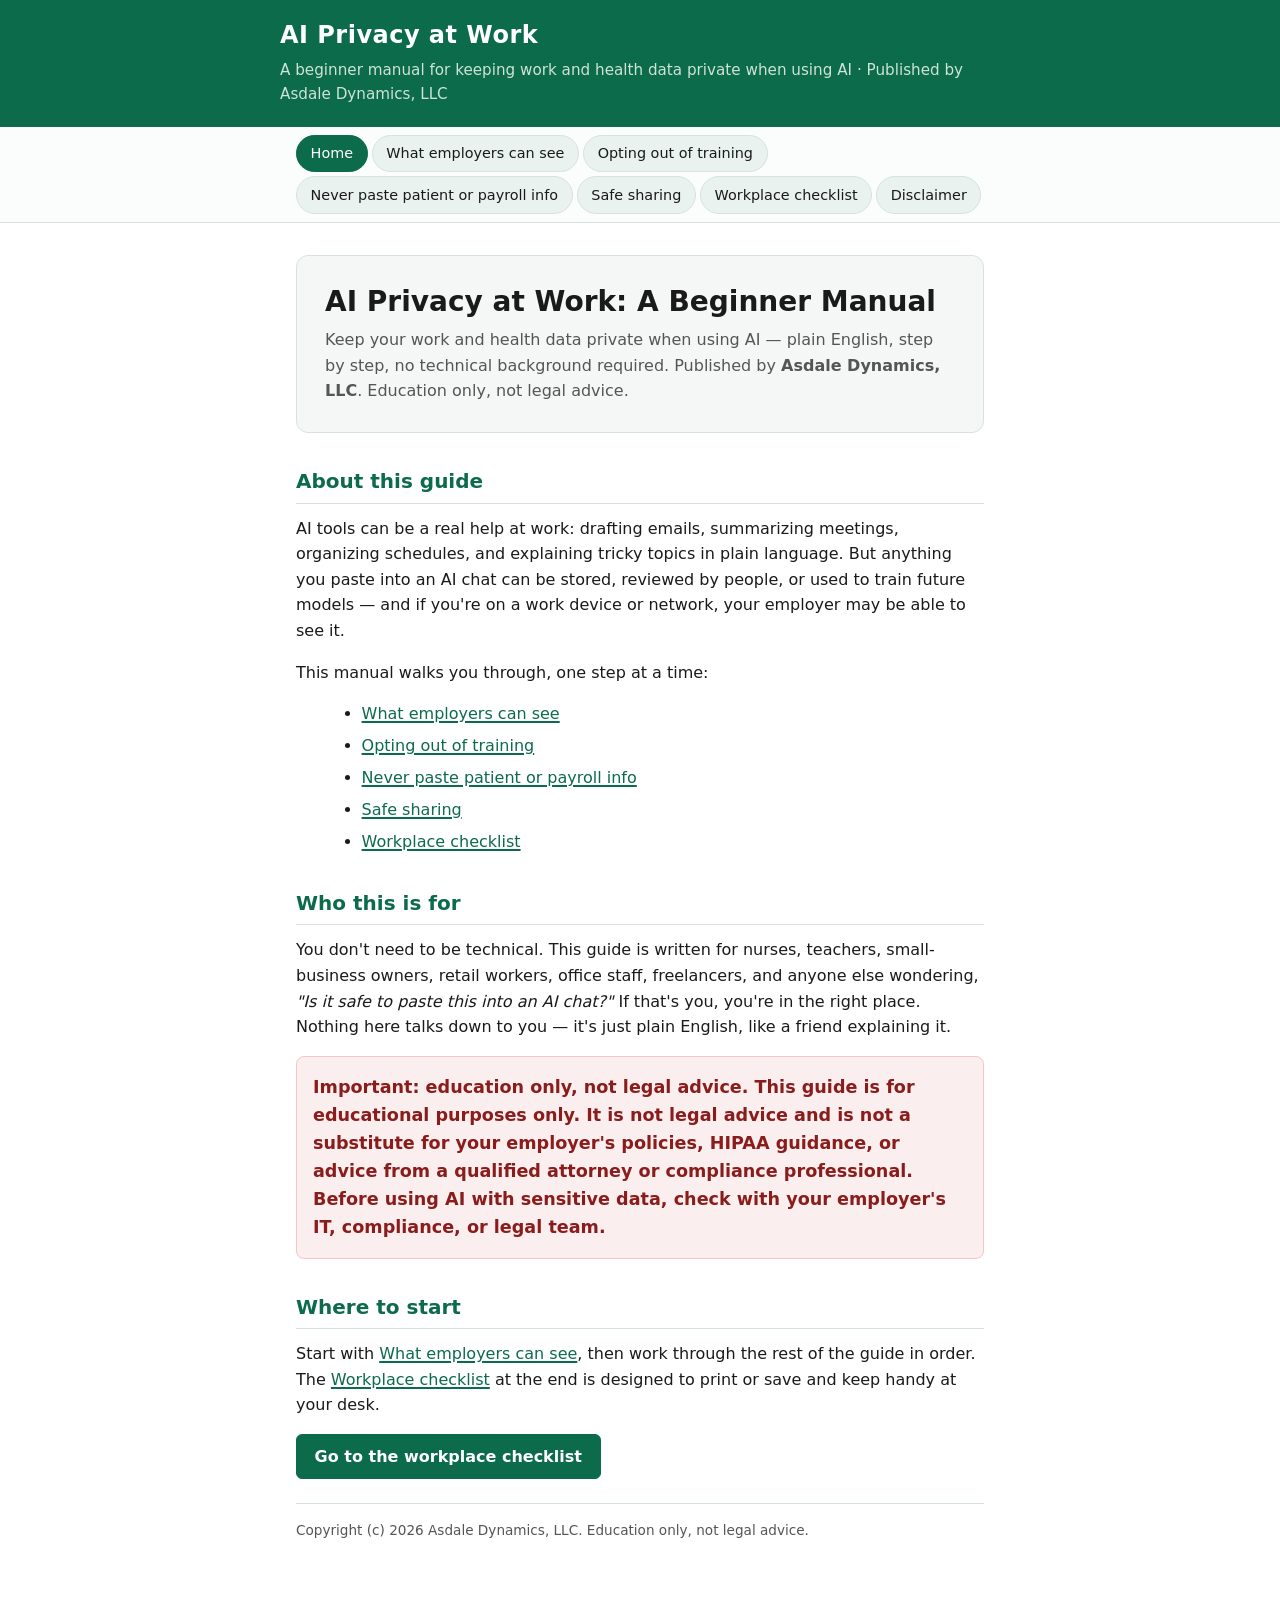
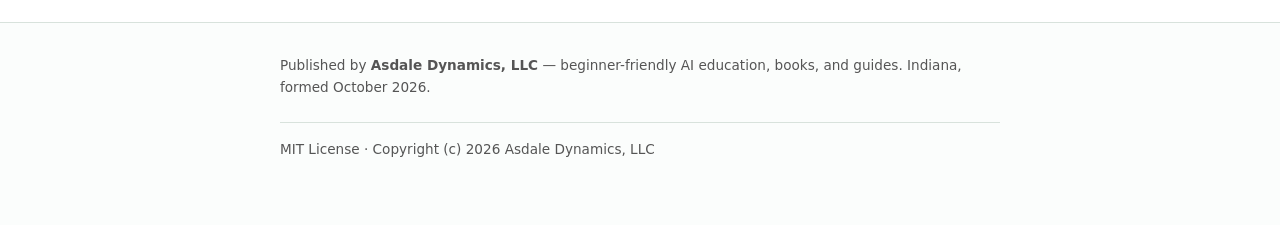
<file: site/index.html>
<!DOCTYPE html>
<html lang="en">
<head>
<meta charset="UTF-8">
<meta name="viewport" content="width=device-width, initial-scale=1.0">
<title>AI Privacy at Work: A Beginner Manual — Asdale Dynamics, LLC</title>
<link rel="stylesheet" href="css/style.css">
</head>
<body>

<a href="#content" class="skip-link">Skip to main content</a>

<header>
  <div class="header-inner">
    <h1 class="site-title">AI Privacy at Work</h1>
    <p class="site-tagline">A beginner manual for keeping work and health data private when using AI &middot; Published by Asdale Dynamics, LLC</p>
  </div>
</header>

<nav>
  <div class="nav-inner">
    <a href="index.html">Home</a>
    <a href="employers.html">What employers can see</a>
    <a href="opting-out.html">Opting out of training</a>
    <a href="never-paste.html">Never paste patient or payroll info</a>
    <a href="safe-sharing.html">Safe sharing</a>
    <a href="checklist.html">Workplace checklist</a>
    <a href="disclaimer.html">Disclaimer</a>
  </div>
</nav>

<main id="content">
  <div class="hero">
    <h1>AI Privacy at Work: A Beginner Manual</h1>
    <p>Keep your work and health data private when using AI — plain English, step by step, no technical background required. Published by <strong>Asdale Dynamics, LLC</strong>. Education only, not legal advice.</p>
  </div>

  <h2>About this guide</h2>
  <p>AI tools can be a real help at work: drafting emails, summarizing meetings, organizing schedules, and explaining tricky topics in plain language. But anything you paste into an AI chat can be stored, reviewed by people, or used to train future models — and if you're on a work device or network, your employer may be able to see it.</p>
  <p>This manual walks you through, one step at a time:</p>
  <ul>
    <li><a href="employers.html">What employers can see</a></li>
    <li><a href="opting-out.html">Opting out of training</a></li>
    <li><a href="never-paste.html">Never paste patient or payroll info</a></li>
    <li><a href="safe-sharing.html">Safe sharing</a></li>
    <li><a href="checklist.html">Workplace checklist</a></li>
  </ul>

  <h2>Who this is for</h2>
  <p>You don't need to be technical. This guide is written for nurses, teachers, small-business owners, retail workers, office staff, freelancers, and anyone else wondering, <em>"Is it safe to paste this into an AI chat?"</em> If that's you, you're in the right place. Nothing here talks down to you — it's just plain English, like a friend explaining it.</p>

  <div class="rule">
    <strong>Important: education only, not legal advice.</strong> This guide is for educational purposes only. It is not legal advice and is not a substitute for your employer's policies, HIPAA guidance, or advice from a qualified attorney or compliance professional. Before using AI with sensitive data, check with your employer's IT, compliance, or legal team.
  </div>

  <h2>Where to start</h2>
  <p>Start with <a href="employers.html">What employers can see</a>, then work through the rest of the guide in order. The <a href="checklist.html">Workplace checklist</a> at the end is designed to print or save and keep handy at your desk.</p>
  <p><a href="checklist.html" class="btn">Go to the workplace checklist</a></p>

  <p class="muted copyright">Copyright (c) 2026 Asdale Dynamics, LLC. Education only, not legal advice.</p>
</main>

<footer>
  <div class="footer-inner">
    <p>Published by <strong>Asdale Dynamics, LLC</strong> — beginner-friendly AI education, books, and guides. Indiana, formed October 2026.</p>
    <p class="copyright">MIT License &middot; Copyright (c) 2026 Asdale Dynamics, LLC</p>
  </div>
</footer>

<script src="js/app.js"></script>
</body>
</html>
</file>
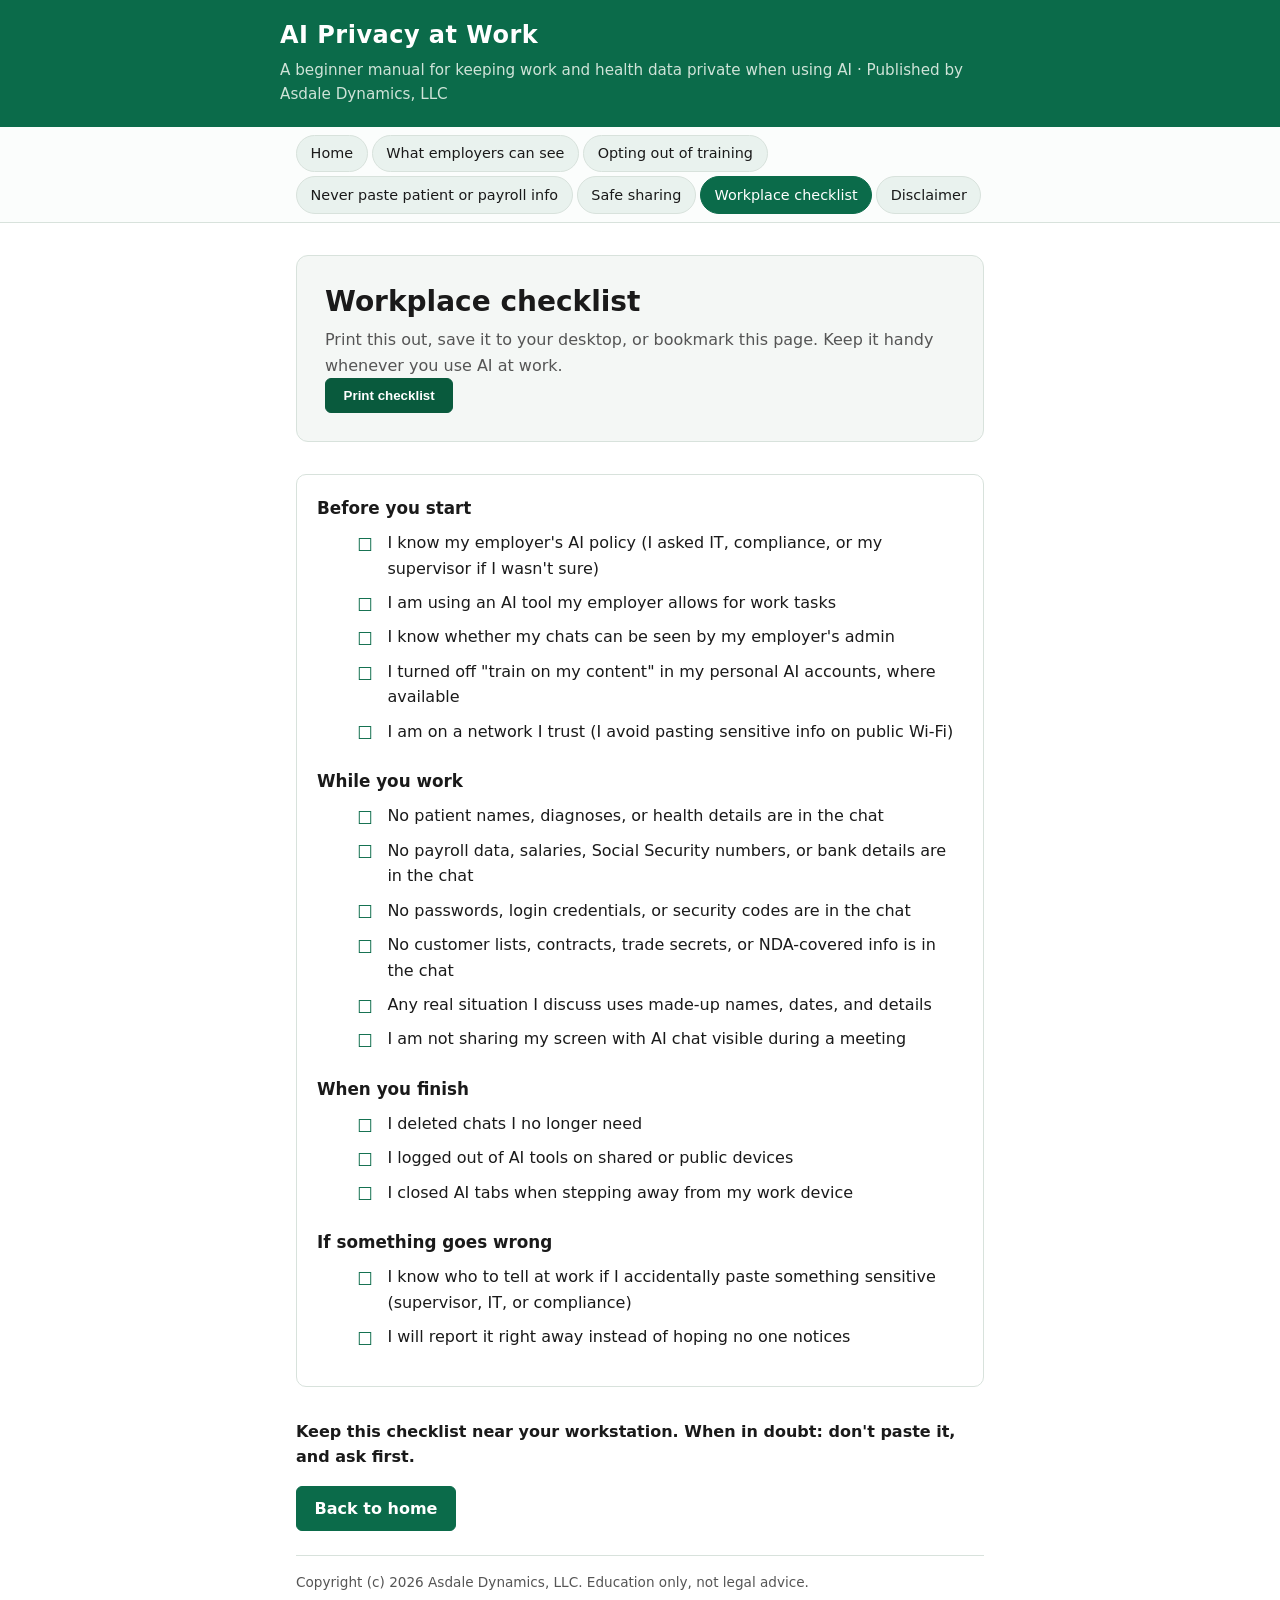
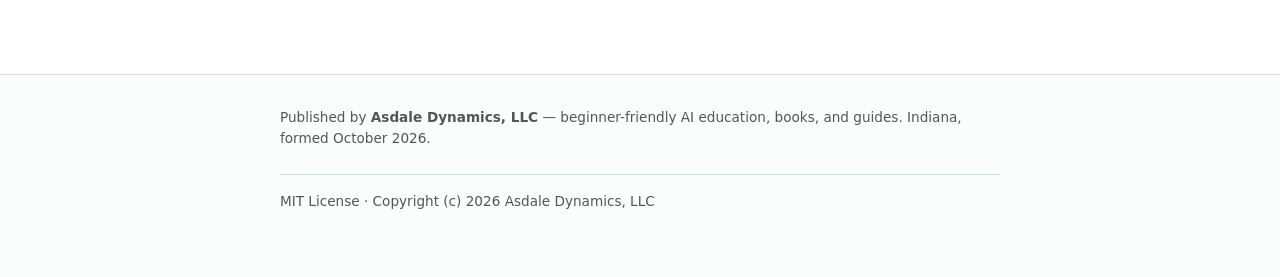
<file: site/checklist.html>
<!DOCTYPE html>
<html lang="en">
<head>
<meta charset="UTF-8">
<meta name="viewport" content="width=device-width, initial-scale=1.0">
<title>Workplace checklist — AI Privacy at Work</title>
<link rel="stylesheet" href="css/style.css">
</head>
<body>

<a href="#content" class="skip-link">Skip to main content</a>

<header>
  <div class="header-inner">
    <h1 class="site-title">AI Privacy at Work</h1>
    <p class="site-tagline">A beginner manual for keeping work and health data private when using AI &middot; Published by Asdale Dynamics, LLC</p>
  </div>
</header>

<nav>
  <div class="nav-inner">
    <a href="index.html">Home</a>
    <a href="employers.html">What employers can see</a>
    <a href="opting-out.html">Opting out of training</a>
    <a href="never-paste.html">Never paste patient or payroll info</a>
    <a href="safe-sharing.html">Safe sharing</a>
    <a href="checklist.html">Workplace checklist</a>
    <a href="disclaimer.html">Disclaimer</a>
  </div>
</nav>

<main id="content">
  <div class="hero">
    <h1>Workplace checklist</h1>
    <p>Print this out, save it to your desktop, or bookmark this page. Keep it handy whenever you use AI at work.</p>
    <button id="print-checklist" class="btn" style="background:#095a3d;border-color:#095a3d;">Print checklist</button>
  </div>

  <div class="card" style="max-width: none;">
    <h3 style="margin-top:0;">Before you start</h3>
    <ul class="checklist">
      <li>I know my employer's AI policy (I asked IT, compliance, or my supervisor if I wasn't sure)</li>
      <li>I am using an AI tool my employer allows for work tasks</li>
      <li>I know whether my chats can be seen by my employer's admin</li>
      <li>I turned off "train on my content" in my personal AI accounts, where available</li>
      <li>I am on a network I trust (I avoid pasting sensitive info on public Wi-Fi)</li>
    </ul>

    <h3 style="margin-top:1.5rem;">While you work</h3>
    <ul class="checklist">
      <li>No patient names, diagnoses, or health details are in the chat</li>
      <li>No payroll data, salaries, Social Security numbers, or bank details are in the chat</li>
      <li>No passwords, login credentials, or security codes are in the chat</li>
      <li>No customer lists, contracts, trade secrets, or NDA-covered info is in the chat</li>
      <li>Any real situation I discuss uses made-up names, dates, and details</li>
      <li>I am not sharing my screen with AI chat visible during a meeting</li>
    </ul>

    <h3 style="margin-top:1.5rem;">When you finish</h3>
    <ul class="checklist">
      <li>I deleted chats I no longer need</li>
      <li>I logged out of AI tools on shared or public devices</li>
      <li>I closed AI tabs when stepping away from my work device</li>
    </ul>

    <h3 style="margin-top:1.5rem;">If something goes wrong</h3>
    <ul class="checklist">
      <li>I know who to tell at work if I accidentally paste something sensitive (supervisor, IT, or compliance)</li>
      <li>I will report it right away instead of hoping no one notices</li>
    </ul>
  </div>

  <p style="margin-top:2rem;"><strong>Keep this checklist near your workstation. When in doubt: don't paste it, and ask first.</strong></p>
  <p><a href="index.html" class="btn">Back to home</a></p>

  <p class="muted copyright">Copyright (c) 2026 Asdale Dynamics, LLC. Education only, not legal advice.</p>
</main>

<footer>
  <div class="footer-inner">
    <p>Published by <strong>Asdale Dynamics, LLC</strong> — beginner-friendly AI education, books, and guides. Indiana, formed October 2026.</p>
    <p class="copyright">MIT License &middot; Copyright (c) 2026 Asdale Dynamics, LLC</p>
  </div>
</footer>

<script src="js/app.js"></script>
</body>
</html>
</file>
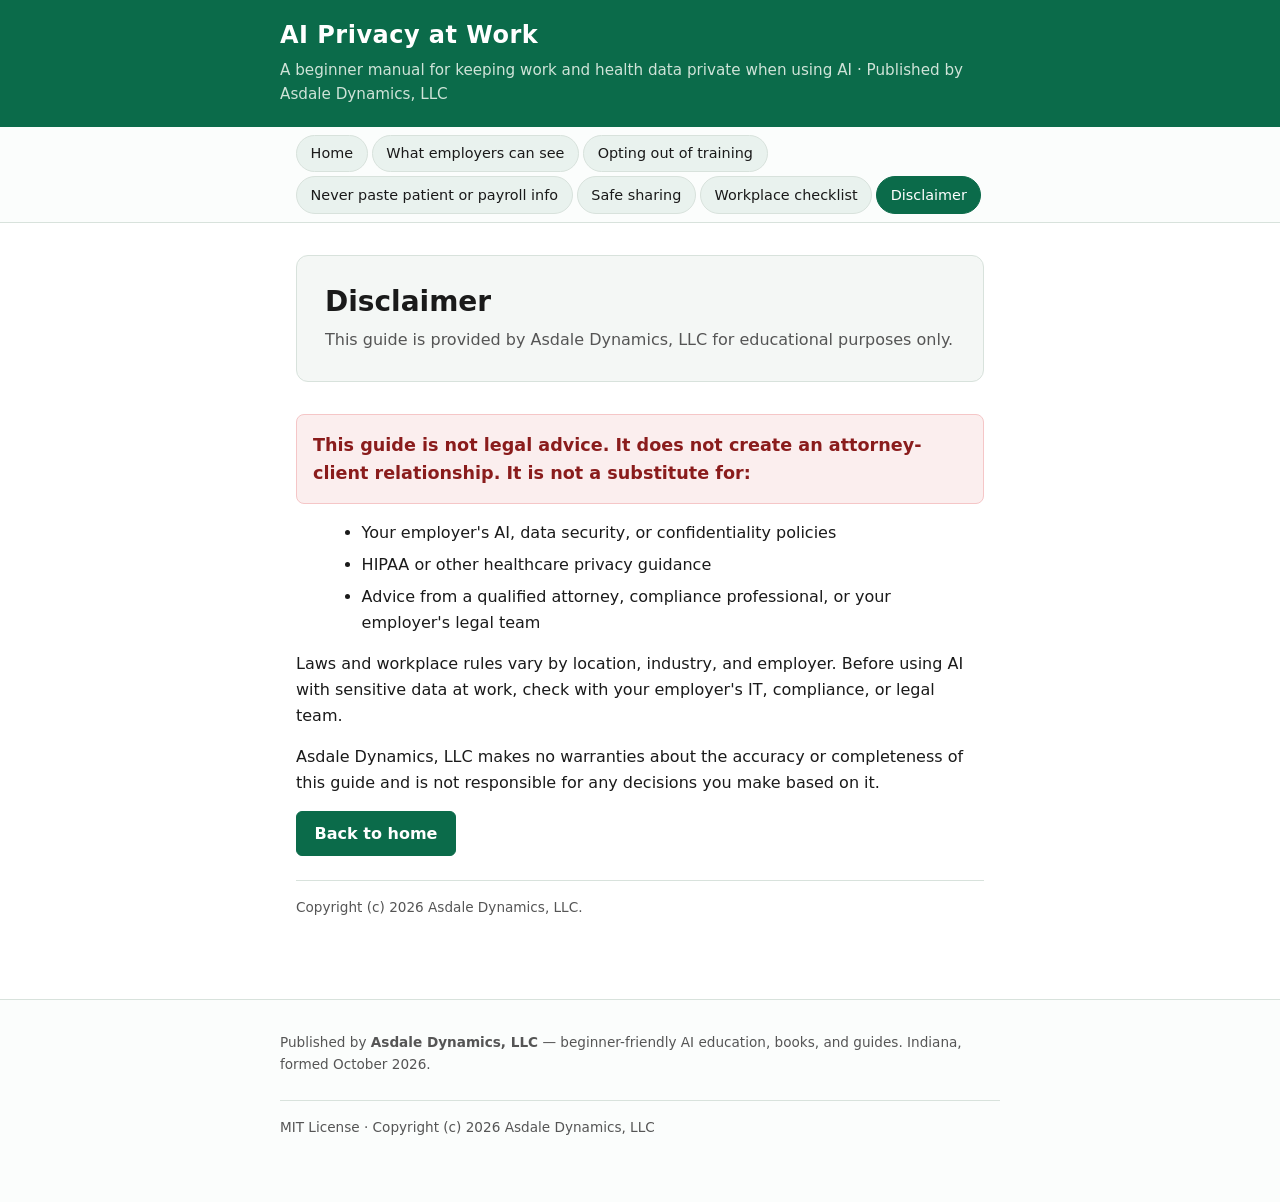
<file: site/disclaimer.html>
<!DOCTYPE html>
<html lang="en">
<head>
<meta charset="UTF-8">
<meta name="viewport" content="width=device-width, initial-scale=1.0">
<title>Disclaimer — AI Privacy at Work</title>
<link rel="stylesheet" href="css/style.css">
</head>
<body>

<a href="#content" class="skip-link">Skip to main content</a>

<header>
  <div class="header-inner">
    <h1 class="site-title">AI Privacy at Work</h1>
    <p class="site-tagline">A beginner manual for keeping work and health data private when using AI &middot; Published by Asdale Dynamics, LLC</p>
  </div>
</header>

<nav>
  <div class="nav-inner">
    <a href="index.html">Home</a>
    <a href="employers.html">What employers can see</a>
    <a href="opting-out.html">Opting out of training</a>
    <a href="never-paste.html">Never paste patient or payroll info</a>
    <a href="safe-sharing.html">Safe sharing</a>
    <a href="checklist.html">Workplace checklist</a>
    <a href="disclaimer.html">Disclaimer</a>
  </div>
</nav>

<main id="content">
  <div class="hero">
    <h1>Disclaimer</h1>
    <p>This guide is provided by Asdale Dynamics, LLC for educational purposes only.</p>
  </div>

  <div class="rule">
    <strong>This guide is not legal advice.</strong> It does not create an attorney-client relationship. It is not a substitute for:
  </div>
  <ul>
    <li>Your employer's AI, data security, or confidentiality policies</li>
    <li>HIPAA or other healthcare privacy guidance</li>
    <li>Advice from a qualified attorney, compliance professional, or your employer's legal team</li>
  </ul>
  <p>Laws and workplace rules vary by location, industry, and employer. Before using AI with sensitive data at work, check with your employer's IT, compliance, or legal team.</p>
  <p>Asdale Dynamics, LLC makes no warranties about the accuracy or completeness of this guide and is not responsible for any decisions you make based on it.</p>

  <p><a href="index.html" class="btn">Back to home</a></p>

  <p class="muted copyright">Copyright (c) 2026 Asdale Dynamics, LLC.</p>
</main>

<footer>
  <div class="footer-inner">
    <p>Published by <strong>Asdale Dynamics, LLC</strong> — beginner-friendly AI education, books, and guides. Indiana, formed October 2026.</p>
    <p class="copyright">MIT License &middot; Copyright (c) 2026 Asdale Dynamics, LLC</p>
  </div>
</footer>

<script src="js/app.js"></script>
</body>
</html>
</file>
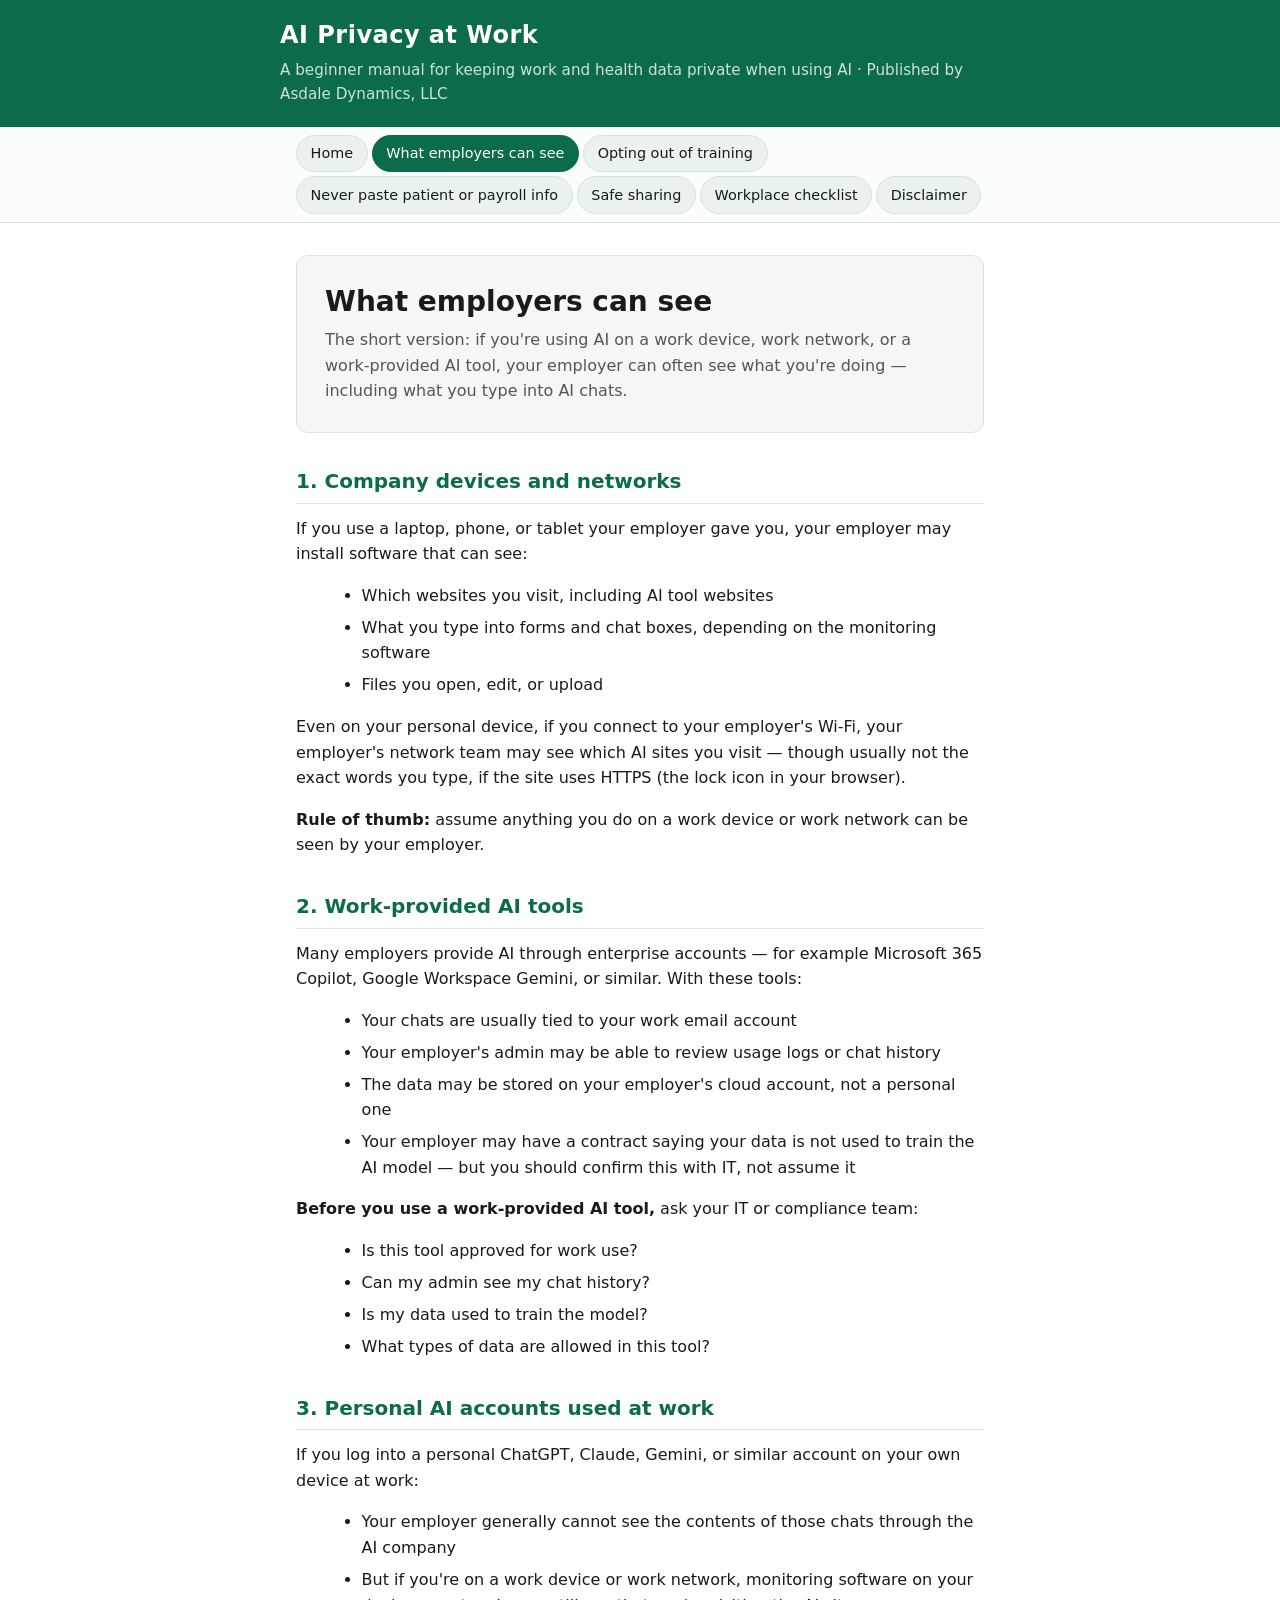
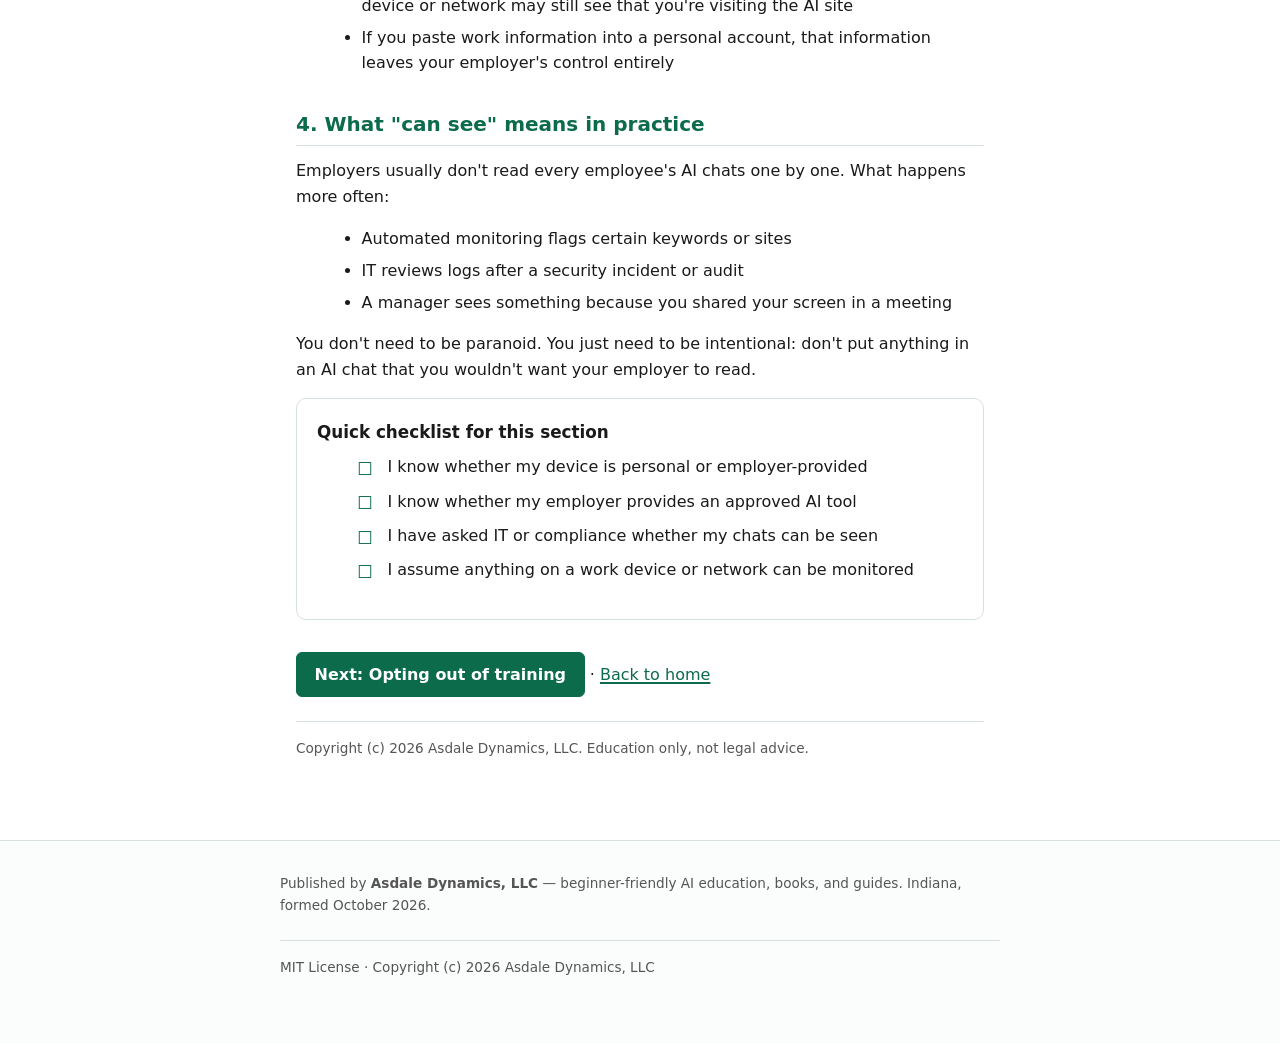
<file: site/employers.html>
<!DOCTYPE html>
<html lang="en">
<head>
<meta charset="UTF-8">
<meta name="viewport" content="width=device-width, initial-scale=1.0">
<title>What employers can see — AI Privacy at Work</title>
<link rel="stylesheet" href="css/style.css">
</head>
<body>

<a href="#content" class="skip-link">Skip to main content</a>

<header>
  <div class="header-inner">
    <h1 class="site-title">AI Privacy at Work</h1>
    <p class="site-tagline">A beginner manual for keeping work and health data private when using AI &middot; Published by Asdale Dynamics, LLC</p>
  </div>
</header>

<nav>
  <div class="nav-inner">
    <a href="index.html">Home</a>
    <a href="employers.html">What employers can see</a>
    <a href="opting-out.html">Opting out of training</a>
    <a href="never-paste.html">Never paste patient or payroll info</a>
    <a href="safe-sharing.html">Safe sharing</a>
    <a href="checklist.html">Workplace checklist</a>
    <a href="disclaimer.html">Disclaimer</a>
  </div>
</nav>

<main id="content">
  <div class="hero">
    <h1>What employers can see</h1>
    <p>The short version: if you're using AI on a work device, work network, or a work-provided AI tool, your employer can often see what you're doing — including what you type into AI chats.</p>
  </div>

  <h2>1. Company devices and networks</h2>
  <p>If you use a laptop, phone, or tablet your employer gave you, your employer may install software that can see:</p>
  <ul>
    <li>Which websites you visit, including AI tool websites</li>
    <li>What you type into forms and chat boxes, depending on the monitoring software</li>
    <li>Files you open, edit, or upload</li>
  </ul>
  <p>Even on your personal device, if you connect to your employer's Wi-Fi, your employer's network team may see which AI sites you visit — though usually not the exact words you type, if the site uses HTTPS (the lock icon in your browser).</p>
  <p><strong>Rule of thumb:</strong> assume anything you do on a work device or work network can be seen by your employer.</p>

  <h2>2. Work-provided AI tools</h2>
  <p>Many employers provide AI through enterprise accounts — for example Microsoft 365 Copilot, Google Workspace Gemini, or similar. With these tools:</p>
  <ul>
    <li>Your chats are usually tied to your work email account</li>
    <li>Your employer's admin may be able to review usage logs or chat history</li>
    <li>The data may be stored on your employer's cloud account, not a personal one</li>
    <li>Your employer may have a contract saying your data is not used to train the AI model — but you should confirm this with IT, not assume it</li>
  </ul>
  <p><strong>Before you use a work-provided AI tool,</strong> ask your IT or compliance team:</p>
  <ul>
    <li>Is this tool approved for work use?</li>
    <li>Can my admin see my chat history?</li>
    <li>Is my data used to train the model?</li>
    <li>What types of data are allowed in this tool?</li>
  </ul>

  <h2>3. Personal AI accounts used at work</h2>
  <p>If you log into a personal ChatGPT, Claude, Gemini, or similar account on your own device at work:</p>
  <ul>
    <li>Your employer generally cannot see the contents of those chats through the AI company</li>
    <li>But if you're on a work device or work network, monitoring software on your device or network may still see that you're visiting the AI site</li>
    <li>If you paste work information into a personal account, that information leaves your employer's control entirely</li>
  </ul>

  <h2>4. What "can see" means in practice</h2>
  <p>Employers usually don't read every employee's AI chats one by one. What happens more often:</p>
  <ul>
    <li>Automated monitoring flags certain keywords or sites</li>
    <li>IT reviews logs after a security incident or audit</li>
    <li>A manager sees something because you shared your screen in a meeting</li>
  </ul>
  <p>You don't need to be paranoid. You just need to be intentional: don't put anything in an AI chat that you wouldn't want your employer to read.</p>

  <div class="card">
    <h3 style="margin-top:0;">Quick checklist for this section</h3>
    <ul class="checklist">
      <li>I know whether my device is personal or employer-provided</li>
      <li>I know whether my employer provides an approved AI tool</li>
      <li>I have asked IT or compliance whether my chats can be seen</li>
      <li>I assume anything on a work device or network can be monitored</li>
    </ul>
  </div>

  <p style="margin-top:2rem;"><a href="opting-out.html" class="btn">Next: Opting out of training</a> &middot; <a href="index.html">Back to home</a></p>

  <p class="muted copyright">Copyright (c) 2026 Asdale Dynamics, LLC. Education only, not legal advice.</p>
</main>

<footer>
  <div class="footer-inner">
    <p>Published by <strong>Asdale Dynamics, LLC</strong> — beginner-friendly AI education, books, and guides. Indiana, formed October 2026.</p>
    <p class="copyright">MIT License &middot; Copyright (c) 2026 Asdale Dynamics, LLC</p>
  </div>
</footer>

<script src="js/app.js"></script>
</body>
</html>
</file>
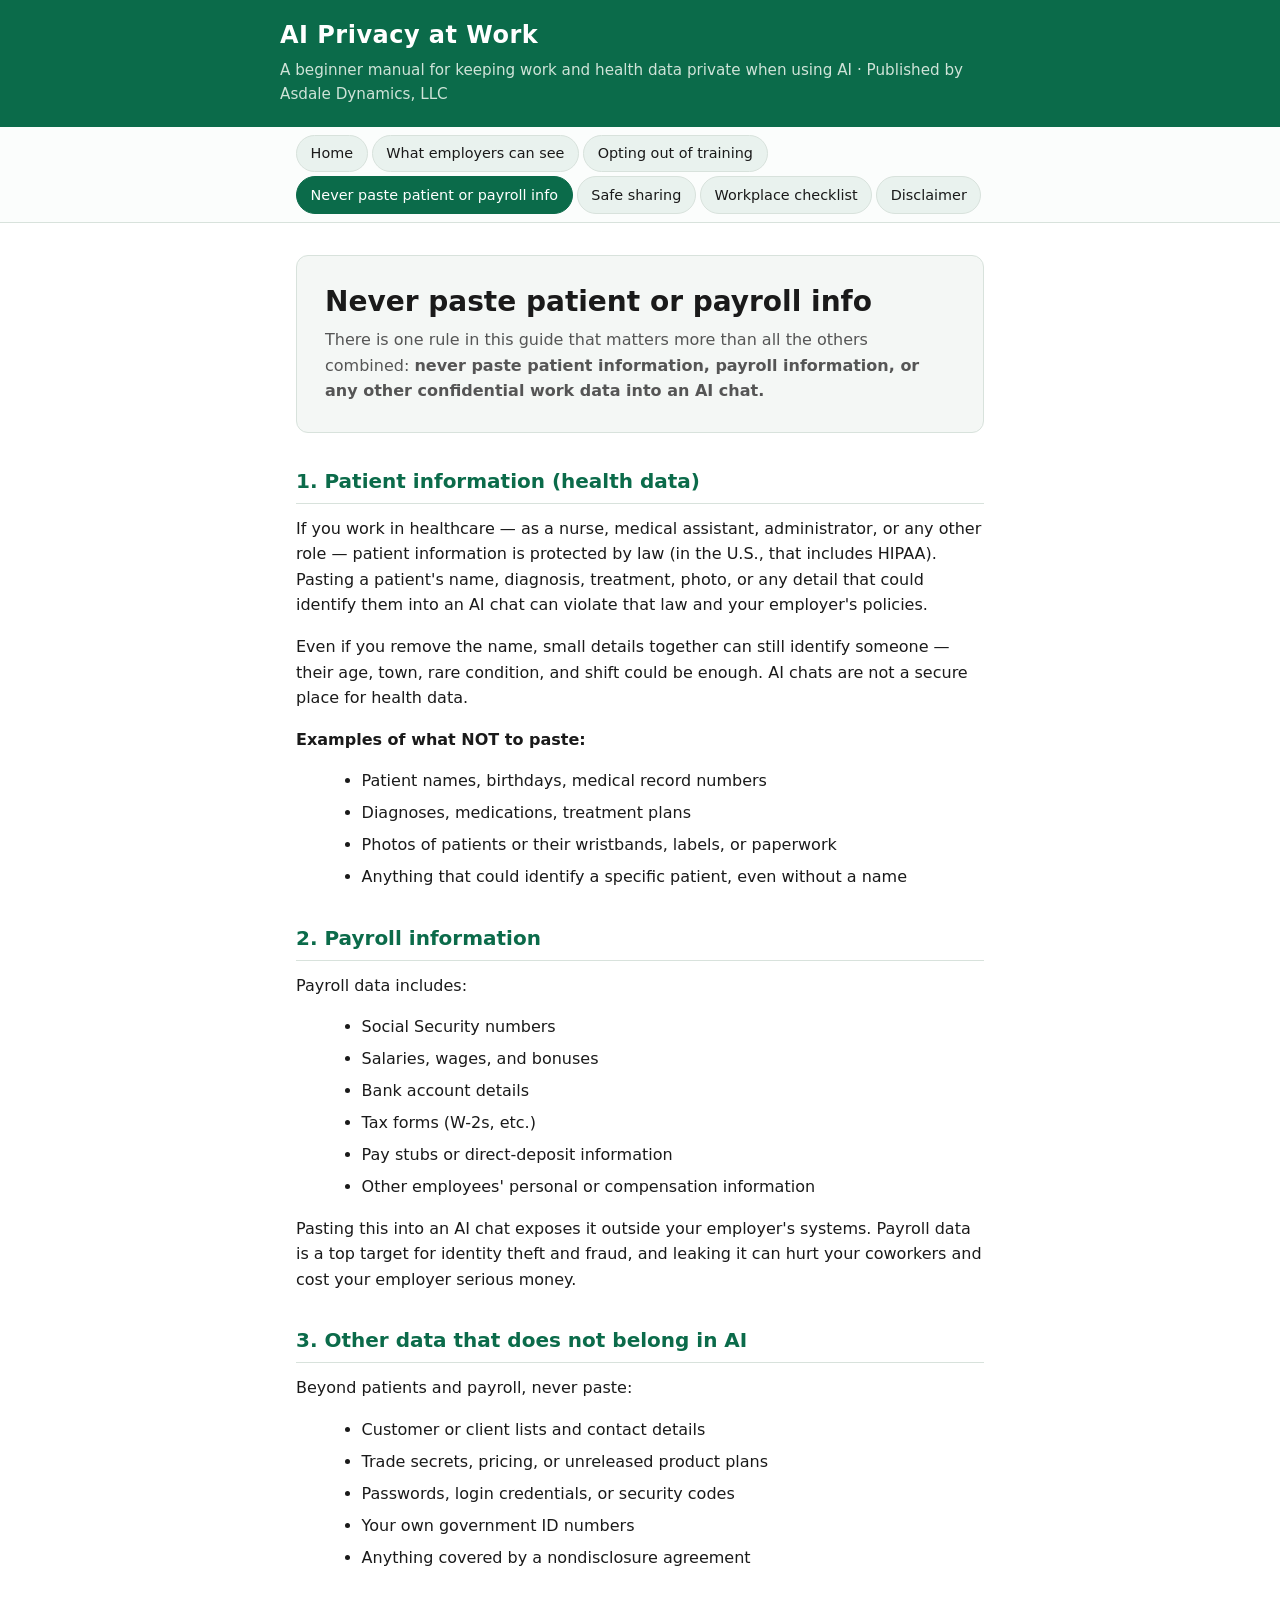
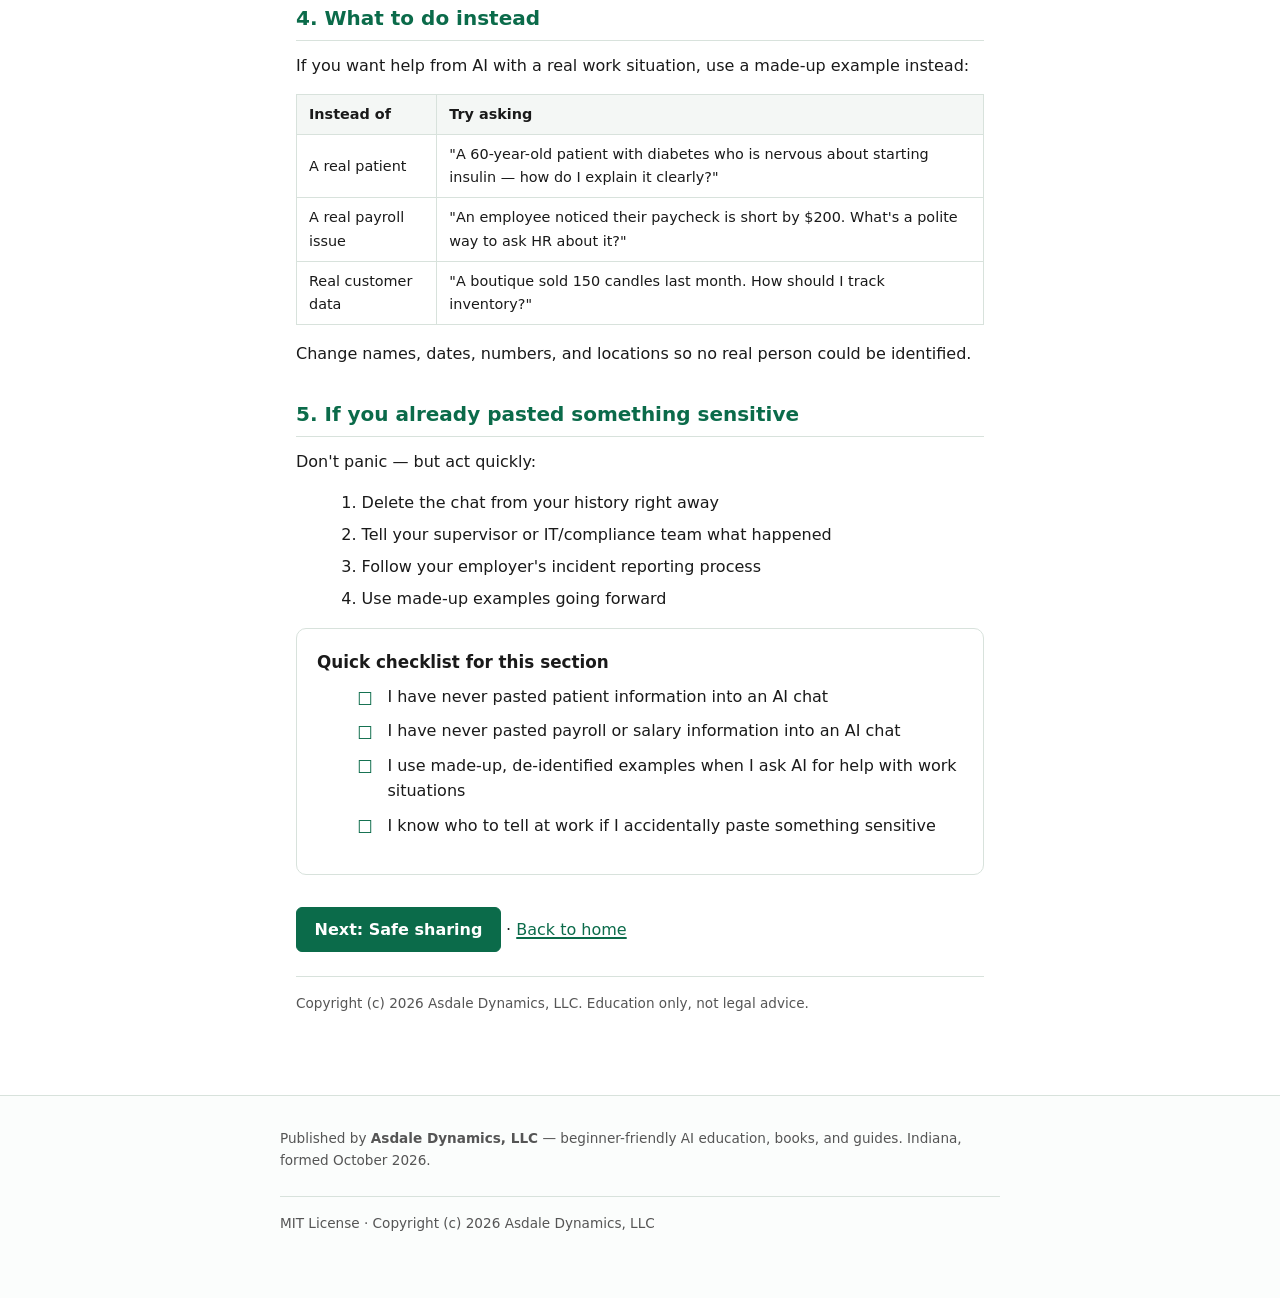
<file: site/never-paste.html>
<!DOCTYPE html>
<html lang="en">
<head>
<meta charset="UTF-8">
<meta name="viewport" content="width=device-width, initial-scale=1.0">
<title>Never paste patient or payroll info — AI Privacy at Work</title>
<link rel="stylesheet" href="css/style.css">
</head>
<body>

<a href="#content" class="skip-link">Skip to main content</a>

<header>
  <div class="header-inner">
    <h1 class="site-title">AI Privacy at Work</h1>
    <p class="site-tagline">A beginner manual for keeping work and health data private when using AI &middot; Published by Asdale Dynamics, LLC</p>
  </div>
</header>

<nav>
  <div class="nav-inner">
    <a href="index.html">Home</a>
    <a href="employers.html">What employers can see</a>
    <a href="opting-out.html">Opting out of training</a>
    <a href="never-paste.html">Never paste patient or payroll info</a>
    <a href="safe-sharing.html">Safe sharing</a>
    <a href="checklist.html">Workplace checklist</a>
    <a href="disclaimer.html">Disclaimer</a>
  </div>
</nav>

<main id="content">
  <div class="hero">
    <h1>Never paste patient or payroll info</h1>
    <p>There is one rule in this guide that matters more than all the others combined: <strong>never paste patient information, payroll information, or any other confidential work data into an AI chat.</strong></p>
  </div>

  <h2>1. Patient information (health data)</h2>
  <p>If you work in healthcare — as a nurse, medical assistant, administrator, or any other role — patient information is protected by law (in the U.S., that includes HIPAA). Pasting a patient's name, diagnosis, treatment, photo, or any detail that could identify them into an AI chat can violate that law and your employer's policies.</p>
  <p>Even if you remove the name, small details together can still identify someone — their age, town, rare condition, and shift could be enough. AI chats are not a secure place for health data.</p>
  <p><strong>Examples of what NOT to paste:</strong></p>
  <ul>
    <li>Patient names, birthdays, medical record numbers</li>
    <li>Diagnoses, medications, treatment plans</li>
    <li>Photos of patients or their wristbands, labels, or paperwork</li>
    <li>Anything that could identify a specific patient, even without a name</li>
  </ul>

  <h2>2. Payroll information</h2>
  <p>Payroll data includes:</p>
  <ul>
    <li>Social Security numbers</li>
    <li>Salaries, wages, and bonuses</li>
    <li>Bank account details</li>
    <li>Tax forms (W-2s, etc.)</li>
    <li>Pay stubs or direct-deposit information</li>
    <li>Other employees' personal or compensation information</li>
  </ul>
  <p>Pasting this into an AI chat exposes it outside your employer's systems. Payroll data is a top target for identity theft and fraud, and leaking it can hurt your coworkers and cost your employer serious money.</p>

  <h2>3. Other data that does not belong in AI</h2>
  <p>Beyond patients and payroll, never paste:</p>
  <ul>
    <li>Customer or client lists and contact details</li>
    <li>Trade secrets, pricing, or unreleased product plans</li>
    <li>Passwords, login credentials, or security codes</li>
    <li>Your own government ID numbers</li>
    <li>Anything covered by a nondisclosure agreement</li>
  </ul>

  <h2>4. What to do instead</h2>
  <p>If you want help from AI with a real work situation, use a made-up example instead:</p>
  <table>
    <tr><th>Instead of</th><th>Try asking</th></tr>
    <tr><td>A real patient</td><td>"A 60-year-old patient with diabetes who is nervous about starting insulin — how do I explain it clearly?"</td></tr>
    <tr><td>A real payroll issue</td><td>"An employee noticed their paycheck is short by $200. What's a polite way to ask HR about it?"</td></tr>
    <tr><td>Real customer data</td><td>"A boutique sold 150 candles last month. How should I track inventory?"</td></tr>
  </table>
  <p>Change names, dates, numbers, and locations so no real person could be identified.</p>

  <h2>5. If you already pasted something sensitive</h2>
  <p>Don't panic — but act quickly:</p>
  <ol>
    <li>Delete the chat from your history right away</li>
    <li>Tell your supervisor or IT/compliance team what happened</li>
    <li>Follow your employer's incident reporting process</li>
    <li>Use made-up examples going forward</li>
  </ol>

  <div class="card">
    <h3 style="margin-top:0;">Quick checklist for this section</h3>
    <ul class="checklist">
      <li>I have never pasted patient information into an AI chat</li>
      <li>I have never pasted payroll or salary information into an AI chat</li>
      <li>I use made-up, de-identified examples when I ask AI for help with work situations</li>
      <li>I know who to tell at work if I accidentally paste something sensitive</li>
    </ul>
  </div>

  <p style="margin-top:2rem;"><a href="safe-sharing.html" class="btn">Next: Safe sharing</a> &middot; <a href="index.html">Back to home</a></p>

  <p class="muted copyright">Copyright (c) 2026 Asdale Dynamics, LLC. Education only, not legal advice.</p>
</main>

<footer>
  <div class="footer-inner">
    <p>Published by <strong>Asdale Dynamics, LLC</strong> — beginner-friendly AI education, books, and guides. Indiana, formed October 2026.</p>
    <p class="copyright">MIT License &middot; Copyright (c) 2026 Asdale Dynamics, LLC</p>
  </div>
</footer>

<script src="js/app.js"></script>
</body>
</html>
</file>
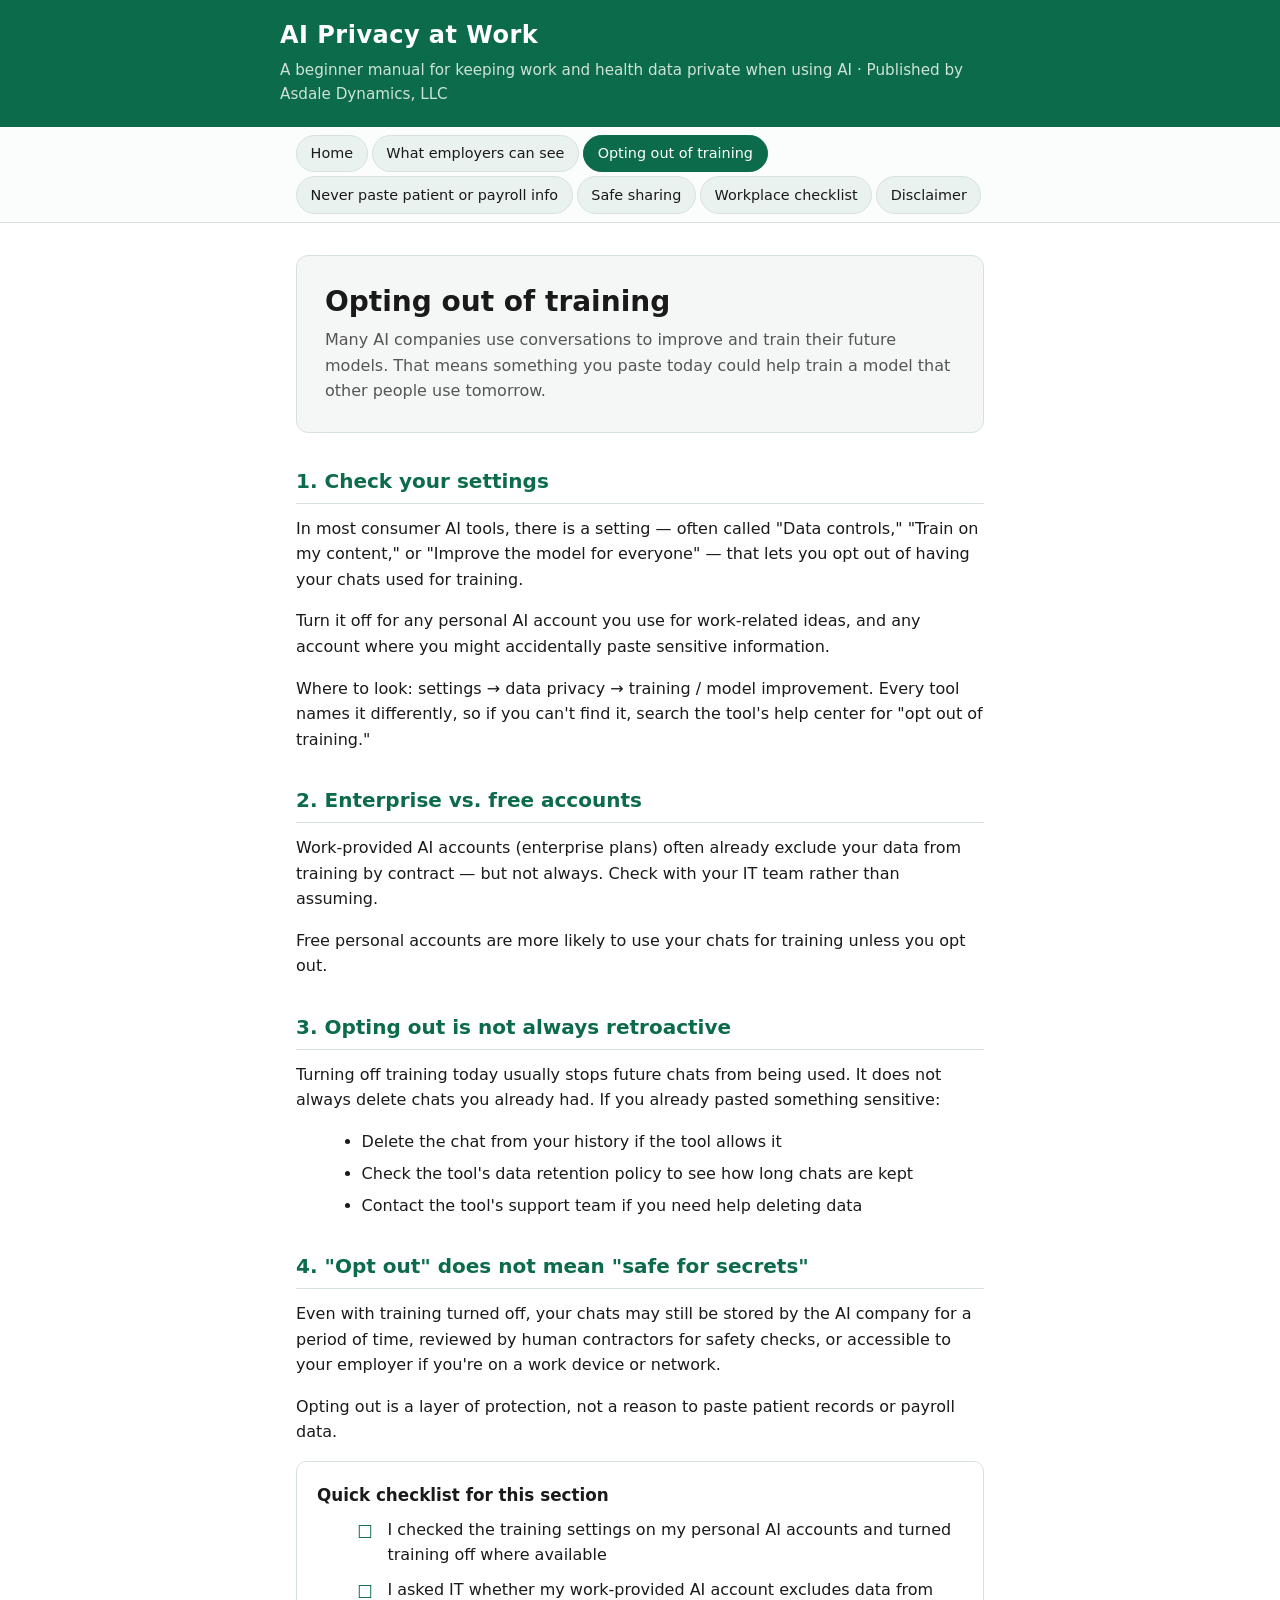
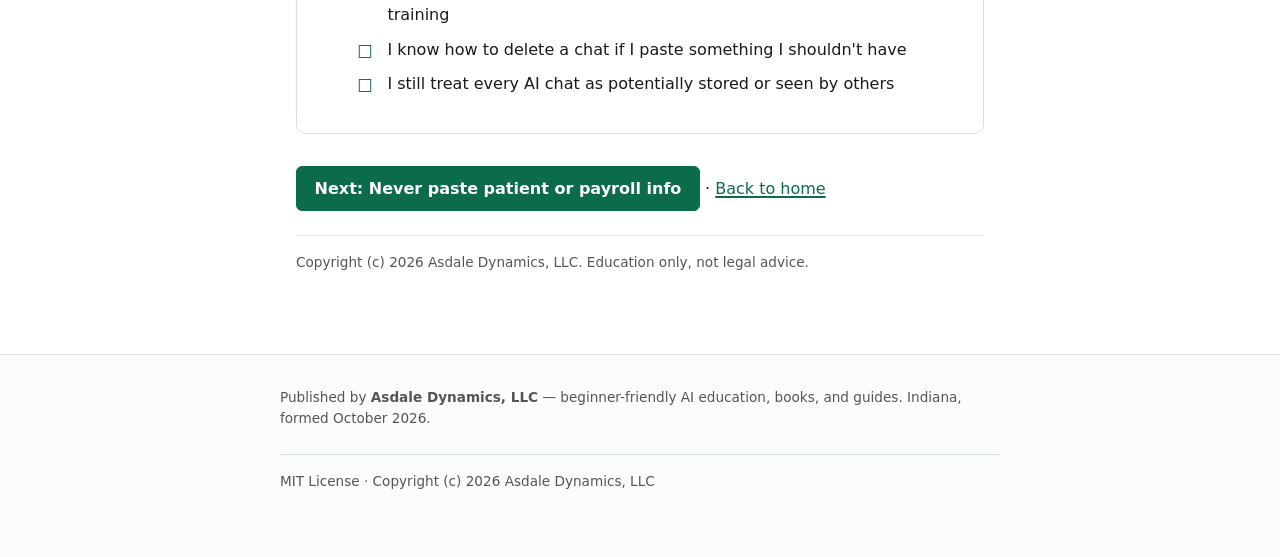
<file: site/opting-out.html>
<!DOCTYPE html>
<html lang="en">
<head>
<meta charset="UTF-8">
<meta name="viewport" content="width=device-width, initial-scale=1.0">
<title>Opting out of training — AI Privacy at Work</title>
<link rel="stylesheet" href="css/style.css">
</head>
<body>

<a href="#content" class="skip-link">Skip to main content</a>

<header>
  <div class="header-inner">
    <h1 class="site-title">AI Privacy at Work</h1>
    <p class="site-tagline">A beginner manual for keeping work and health data private when using AI &middot; Published by Asdale Dynamics, LLC</p>
  </div>
</header>

<nav>
  <div class="nav-inner">
    <a href="index.html">Home</a>
    <a href="employers.html">What employers can see</a>
    <a href="opting-out.html">Opting out of training</a>
    <a href="never-paste.html">Never paste patient or payroll info</a>
    <a href="safe-sharing.html">Safe sharing</a>
    <a href="checklist.html">Workplace checklist</a>
    <a href="disclaimer.html">Disclaimer</a>
  </div>
</nav>

<main id="content">
  <div class="hero">
    <h1>Opting out of training</h1>
    <p>Many AI companies use conversations to improve and train their future models. That means something you paste today could help train a model that other people use tomorrow.</p>
  </div>

  <h2>1. Check your settings</h2>
  <p>In most consumer AI tools, there is a setting — often called "Data controls," "Train on my content," or "Improve the model for everyone" — that lets you opt out of having your chats used for training.</p>
  <p>Turn it off for any personal AI account you use for work-related ideas, and any account where you might accidentally paste sensitive information.</p>
  <p>Where to look: settings &rarr; data privacy &rarr; training / model improvement. Every tool names it differently, so if you can't find it, search the tool's help center for "opt out of training."</p>

  <h2>2. Enterprise vs. free accounts</h2>
  <p>Work-provided AI accounts (enterprise plans) often already exclude your data from training by contract — but not always. Check with your IT team rather than assuming.</p>
  <p>Free personal accounts are more likely to use your chats for training unless you opt out.</p>

  <h2>3. Opting out is not always retroactive</h2>
  <p>Turning off training today usually stops future chats from being used. It does not always delete chats you already had. If you already pasted something sensitive:</p>
  <ul>
    <li>Delete the chat from your history if the tool allows it</li>
    <li>Check the tool's data retention policy to see how long chats are kept</li>
    <li>Contact the tool's support team if you need help deleting data</li>
  </ul>

  <h2>4. "Opt out" does not mean "safe for secrets"</h2>
  <p>Even with training turned off, your chats may still be stored by the AI company for a period of time, reviewed by human contractors for safety checks, or accessible to your employer if you're on a work device or network.</p>
  <p>Opting out is a layer of protection, not a reason to paste patient records or payroll data.</p>

  <div class="card">
    <h3 style="margin-top:0;">Quick checklist for this section</h3>
    <ul class="checklist">
      <li>I checked the training settings on my personal AI accounts and turned training off where available</li>
      <li>I asked IT whether my work-provided AI account excludes data from training</li>
      <li>I know how to delete a chat if I paste something I shouldn't have</li>
      <li>I still treat every AI chat as potentially stored or seen by others</li>
    </ul>
  </div>

  <p style="margin-top:2rem;"><a href="never-paste.html" class="btn">Next: Never paste patient or payroll info</a> &middot; <a href="index.html">Back to home</a></p>

  <p class="muted copyright">Copyright (c) 2026 Asdale Dynamics, LLC. Education only, not legal advice.</p>
</main>

<footer>
  <div class="footer-inner">
    <p>Published by <strong>Asdale Dynamics, LLC</strong> — beginner-friendly AI education, books, and guides. Indiana, formed October 2026.</p>
    <p class="copyright">MIT License &middot; Copyright (c) 2026 Asdale Dynamics, LLC</p>
  </div>
</footer>

<script src="js/app.js"></script>
</body>
</html>
</file>
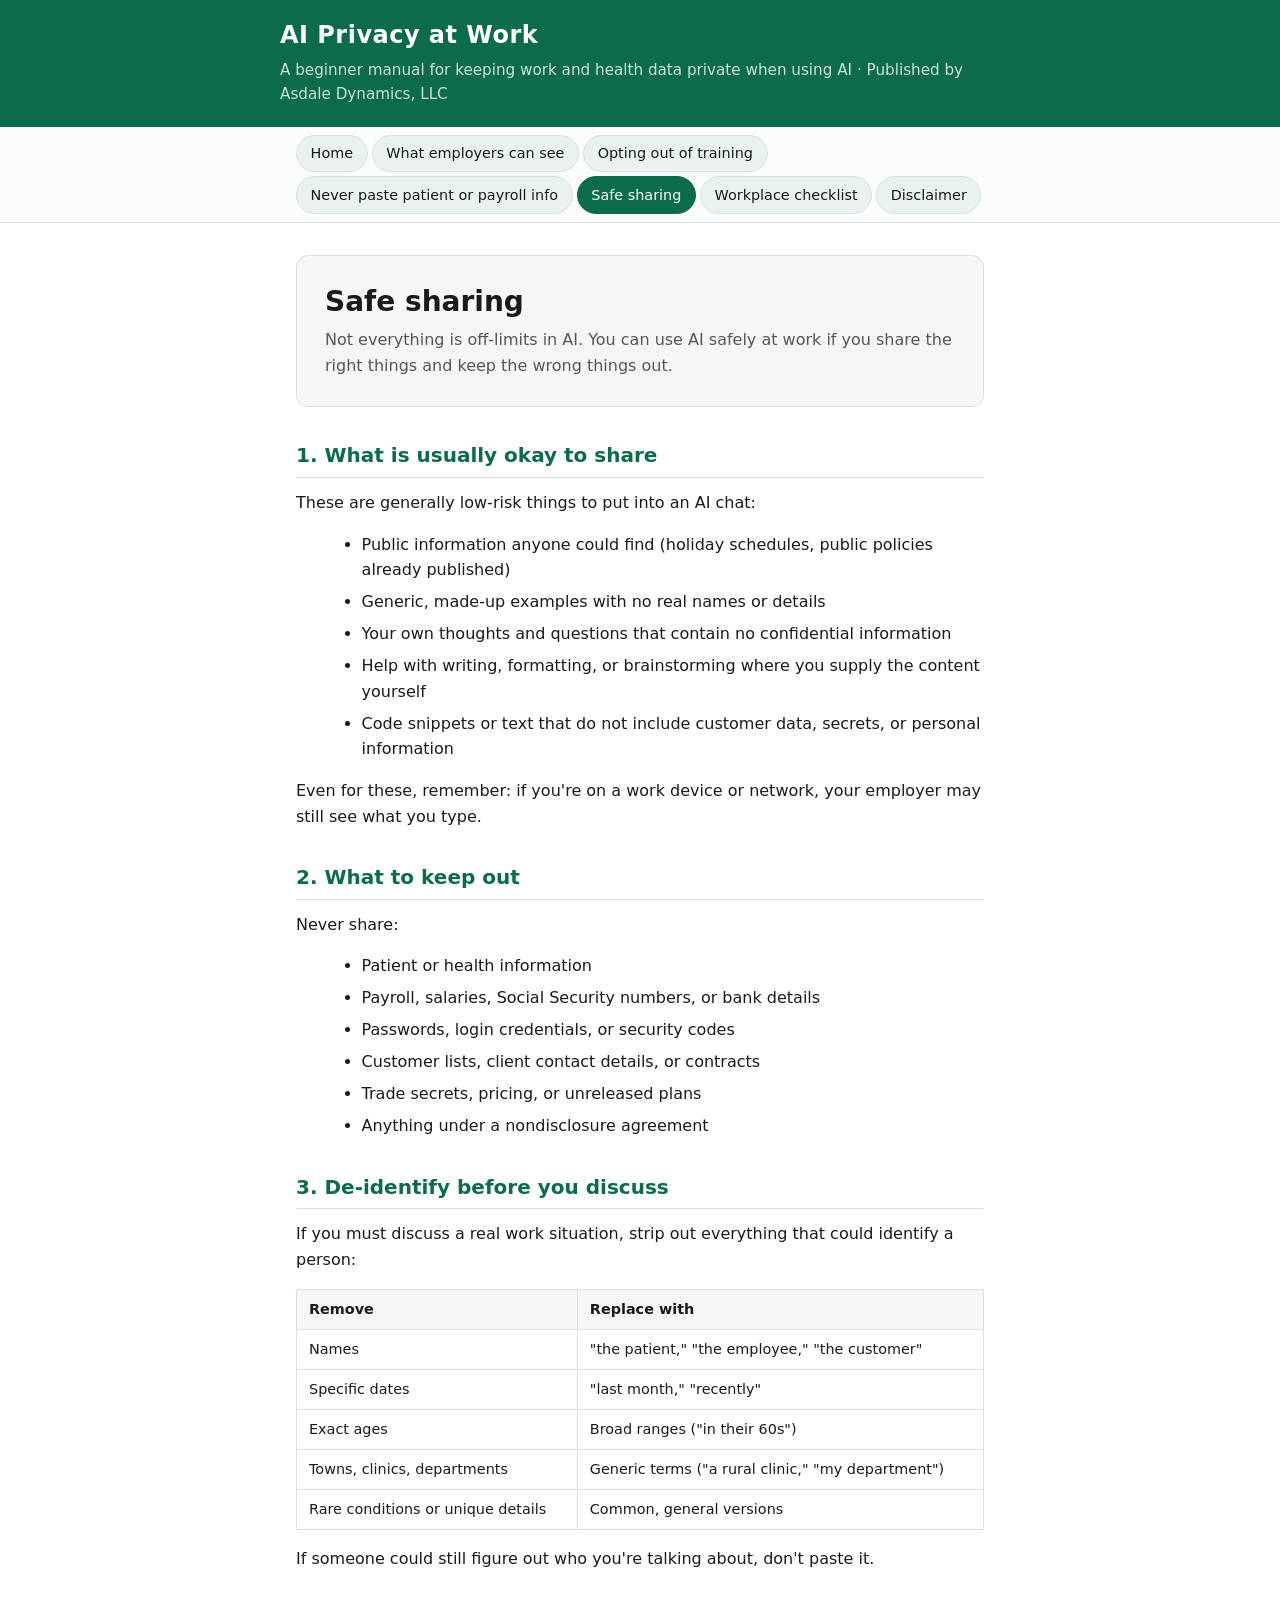
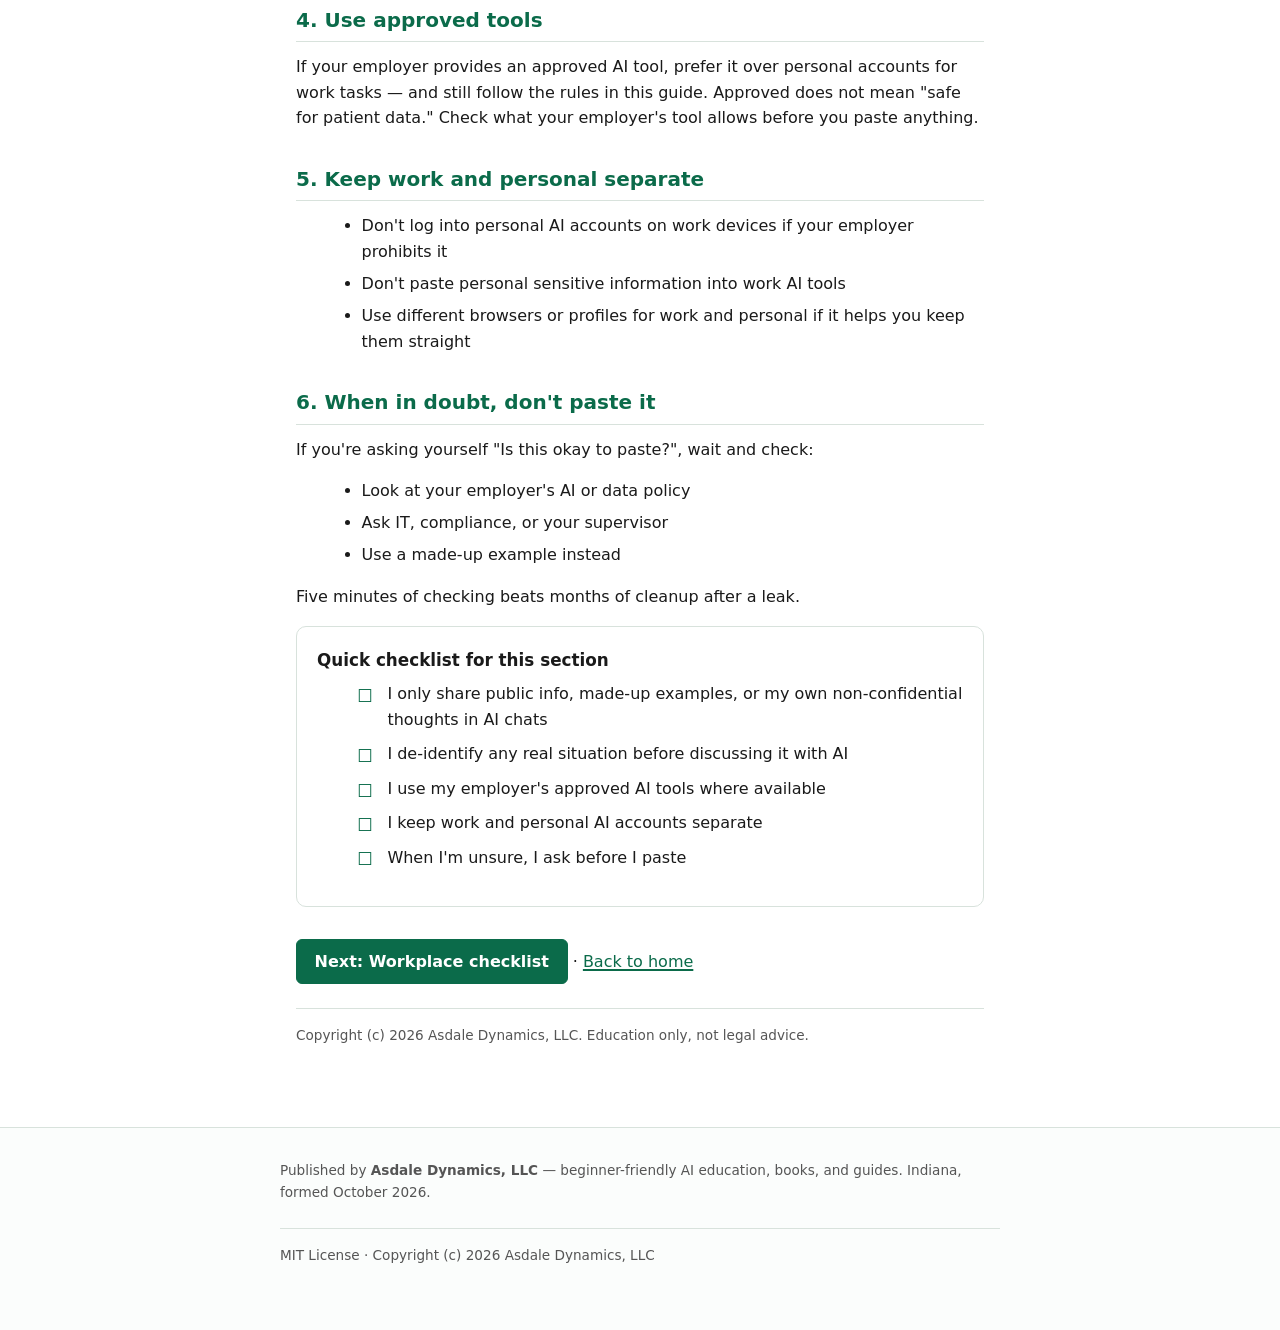
<file: site/safe-sharing.html>
<!DOCTYPE html>
<html lang="en">
<head>
<meta charset="UTF-8">
<meta name="viewport" content="width=device-width, initial-scale=1.0">
<title>Safe sharing — AI Privacy at Work</title>
<link rel="stylesheet" href="css/style.css">
</head>
<body>

<a href="#content" class="skip-link">Skip to main content</a>

<header>
  <div class="header-inner">
    <h1 class="site-title">AI Privacy at Work</h1>
    <p class="site-tagline">A beginner manual for keeping work and health data private when using AI &middot; Published by Asdale Dynamics, LLC</p>
  </div>
</header>

<nav>
  <div class="nav-inner">
    <a href="index.html">Home</a>
    <a href="employers.html">What employers can see</a>
    <a href="opting-out.html">Opting out of training</a>
    <a href="never-paste.html">Never paste patient or payroll info</a>
    <a href="safe-sharing.html">Safe sharing</a>
    <a href="checklist.html">Workplace checklist</a>
    <a href="disclaimer.html">Disclaimer</a>
  </div>
</nav>

<main id="content">
  <div class="hero">
    <h1>Safe sharing</h1>
    <p>Not everything is off-limits in AI. You can use AI safely at work if you share the right things and keep the wrong things out.</p>
  </div>

  <h2>1. What is usually okay to share</h2>
  <p>These are generally low-risk things to put into an AI chat:</p>
  <ul>
    <li>Public information anyone could find (holiday schedules, public policies already published)</li>
    <li>Generic, made-up examples with no real names or details</li>
    <li>Your own thoughts and questions that contain no confidential information</li>
    <li>Help with writing, formatting, or brainstorming where you supply the content yourself</li>
    <li>Code snippets or text that do not include customer data, secrets, or personal information</li>
  </ul>
  <p>Even for these, remember: if you're on a work device or network, your employer may still see what you type.</p>

  <h2>2. What to keep out</h2>
  <p>Never share:</p>
  <ul>
    <li>Patient or health information</li>
    <li>Payroll, salaries, Social Security numbers, or bank details</li>
    <li>Passwords, login credentials, or security codes</li>
    <li>Customer lists, client contact details, or contracts</li>
    <li>Trade secrets, pricing, or unreleased plans</li>
    <li>Anything under a nondisclosure agreement</li>
  </ul>

  <h2>3. De-identify before you discuss</h2>
  <p>If you must discuss a real work situation, strip out everything that could identify a person:</p>
  <table>
    <tr><th>Remove</th><th>Replace with</th></tr>
    <tr><td>Names</td><td>"the patient," "the employee," "the customer"</td></tr>
    <tr><td>Specific dates</td><td>"last month," "recently"</td></tr>
    <tr><td>Exact ages</td><td>Broad ranges ("in their 60s")</td></tr>
    <tr><td>Towns, clinics, departments</td><td>Generic terms ("a rural clinic," "my department")</td></tr>
    <tr><td>Rare conditions or unique details</td><td>Common, general versions</td></tr>
  </table>
  <p>If someone could still figure out who you're talking about, don't paste it.</p>

  <h2>4. Use approved tools</h2>
  <p>If your employer provides an approved AI tool, prefer it over personal accounts for work tasks — and still follow the rules in this guide. Approved does not mean "safe for patient data." Check what your employer's tool allows before you paste anything.</p>

  <h2>5. Keep work and personal separate</h2>
  <ul>
    <li>Don't log into personal AI accounts on work devices if your employer prohibits it</li>
    <li>Don't paste personal sensitive information into work AI tools</li>
    <li>Use different browsers or profiles for work and personal if it helps you keep them straight</li>
  </ul>

  <h2>6. When in doubt, don't paste it</h2>
  <p>If you're asking yourself "Is this okay to paste?", wait and check:</p>
  <ul>
    <li>Look at your employer's AI or data policy</li>
    <li>Ask IT, compliance, or your supervisor</li>
    <li>Use a made-up example instead</li>
  </ul>
  <p>Five minutes of checking beats months of cleanup after a leak.</p>

  <div class="card">
    <h3 style="margin-top:0;">Quick checklist for this section</h3>
    <ul class="checklist">
      <li>I only share public info, made-up examples, or my own non-confidential thoughts in AI chats</li>
      <li>I de-identify any real situation before discussing it with AI</li>
      <li>I use my employer's approved AI tools where available</li>
      <li>I keep work and personal AI accounts separate</li>
      <li>When I'm unsure, I ask before I paste</li>
    </ul>
  </div>

  <p style="margin-top:2rem;"><a href="checklist.html" class="btn">Next: Workplace checklist</a> &middot; <a href="index.html">Back to home</a></p>

  <p class="muted copyright">Copyright (c) 2026 Asdale Dynamics, LLC. Education only, not legal advice.</p>
</main>

<footer>
  <div class="footer-inner">
    <p>Published by <strong>Asdale Dynamics, LLC</strong> — beginner-friendly AI education, books, and guides. Indiana, formed October 2026.</p>
    <p class="copyright">MIT License &middot; Copyright (c) 2026 Asdale Dynamics, LLC</p>
  </div>
</footer>

<script src="js/app.js"></script>
</body>
</html>
</file>
<file: site/css/style.css>
/* Asdale Dynamics, LLC — AI Privacy at Work site */
:root {
  --ink: #1a1a1a;
  --muted: #555;
  --brand: #0b6b4a;
  --brand-hover: #095a3d;
  --bg: #ffffff;
  --soft: #f4f7f5;
  --border: #d8e2dc;
  --chip: #e9f2ee;
  --max-width: 720px;
}

* { box-sizing: border-box; }
html { scroll-behavior: smooth; }

body {
  margin: 0;
  font-family: ui-sans-serif, system-ui, -apple-system, Segoe UI, Roboto, Helvetica, Arial, sans-serif;
  color: var(--ink);
  background: var(--bg);
  line-height: 1.6;
}

a { color: var(--brand); text-decoration: underline; text-decoration-thickness: 2px; text-underline-offset: 2px; }
a:hover { color: var(--brand-hover); }

.skip-link {
  position: absolute;
  left: -9999px;
  top: auto;
  width: 1px;
  height: 1px;
  overflow: hidden;
}

header {
  background: var(--brand);
  color: #fff;
  padding: 1.25rem 1rem;
}

.header-inner {
  max-width: var(--max-width);
  margin: 0 auto;
}

.site-title {
  margin: 0 0 0.5rem 0;
  font-size: 1.5rem;
  font-weight: 700;
  letter-spacing: 0.02em;
}

.site-tagline {
  margin: 0;
  font-size: 0.95rem;
  color: #cfe3d8;
  font-weight: 400;
}

nav {
  background: #fbfdfc;
  border-bottom: 1px solid var(--border);
  position: sticky;
  top: 0;
  z-index: 50;
}

.nav-inner {
  max-width: var(--max-width);
  margin: 0 auto;
  display: flex;
  flex-wrap: wrap;
  gap: 0.25rem;
  padding: 0.5rem 1rem;
}

.nav-inner a {
  display: inline-block;
  padding: 0.4rem 0.85rem;
  font-size: 0.9rem;
  border-radius: 999px;
  color: var(--ink);
  background: var(--chip);
  text-decoration: none;
  border: 1px solid var(--border);
  font-weight: 500;
}

.nav-inner a:hover { background: #dbeae2; color: var(--brand); }
.nav-inner a.active {
  background: var(--brand);
  color: #fff;
  border-color: var(--brand);
}

main {
  max-width: var(--max-width);
  margin: 0 auto;
  padding: 2rem 1rem 4rem;
}

footer {
  border-top: 1px solid var(--border);
  background: #fbfdfc;
  padding: 2rem 1rem 3rem;
  font-size: 0.85rem;
  color: var(--muted);
}

.footer-inner { max-width: var(--max-width); margin: 0 auto; }

h1 { font-size: 1.75rem; margin-top: 0; line-height: 1.25; }
h2 { font-size: 1.25rem; margin: 2rem 0 0.75rem; color: var(--brand); border-bottom: 1px solid var(--border); padding-bottom: 0.35rem; }
h3 { font-size: 1.05rem; margin: 1.5rem 0 0.5rem; }
p { margin: 0 0 1rem; }
ul, ol { margin: 0.5rem 0 1rem 1.6rem; }
li { margin-bottom: 0.4rem; }

table { width: 100%; border-collapse: collapse; margin: 1rem 0; }
th, td { border: 1px solid var(--border); padding: 0.5rem 0.75rem; text-align: left; font-size: 0.9rem; }
th { background: var(--soft); }

.hero {
  background: var(--soft);
  border: 1px solid var(--border);
  border-radius: 12px;
  padding: 1.75rem;
  margin-bottom: 2rem;
}

.hero h1 { margin-bottom: 0.5rem; }
.hero p { color: var(--muted); margin-bottom: 0; }

.card {
  border: 1px solid var(--border);
  border-radius: 10px;
  padding: 1.25rem;
  margin: 1rem 0;
  background: #fff;
}

.rule {
  font-weight: 700;
  font-size: 1.1rem;
  color: #8a1c1c;
  background: #fbeeee;
  border: 1px solid #f5c6c7;
  border-radius: 8px;
  padding: 1rem;
  margin: 1rem 0;
}

.checklist { list-style: none; margin-left: 0; }
.checklist li {
  margin-bottom: 0.55rem;
  padding-left: 1.9rem;
  position: relative;
}
.checklist li::before {
  content: "☐";
  position: absolute;
  left: 0;
  top: 0.05rem;
  font-size: 1.1rem;
  color: var(--brand);
}

.btn {
  display: inline-block;
  background: var(--brand);
  color: #fff;
  padding: 0.55rem 1.1rem;
  border-radius: 6px;
  text-decoration: none;
  font-weight: 600;
  border: 1px solid var(--brand);
}
.btn:hover { background: var(--brand-hover); }

.muted { color: var(--muted); font-size: 0.9rem; }
.copyright { border-top: 1px solid var(--border); margin-top: 1.5rem; padding-top: 1rem; font-size: 0.85rem; color: var(--muted); }

@media (max-width: 560px) {
  .nav-inner { gap: 0.4rem; }
  .nav-inner a { padding: 0.35rem 0.65rem; font-size: 0.85rem; }
  h1 { font-size: 1.4rem; }
}

@media print {
  header, nav, footer, .btn, #print-checklist, .skip-link {
    display: none !important;
  }
  main { max-width: 100%; padding: 0; }
  .card {
    border: none;
    box-shadow: none;
    page-break-inside: avoid;
  }
  body { background: #fff; color: #000; }
  a { text-decoration: none; color: #000; }
  h2 { color: #000; }
  .rule { background: #fff; border: 1px solid #000; }
  .checklist li::before { content: "☐ "; }
}
</file>
